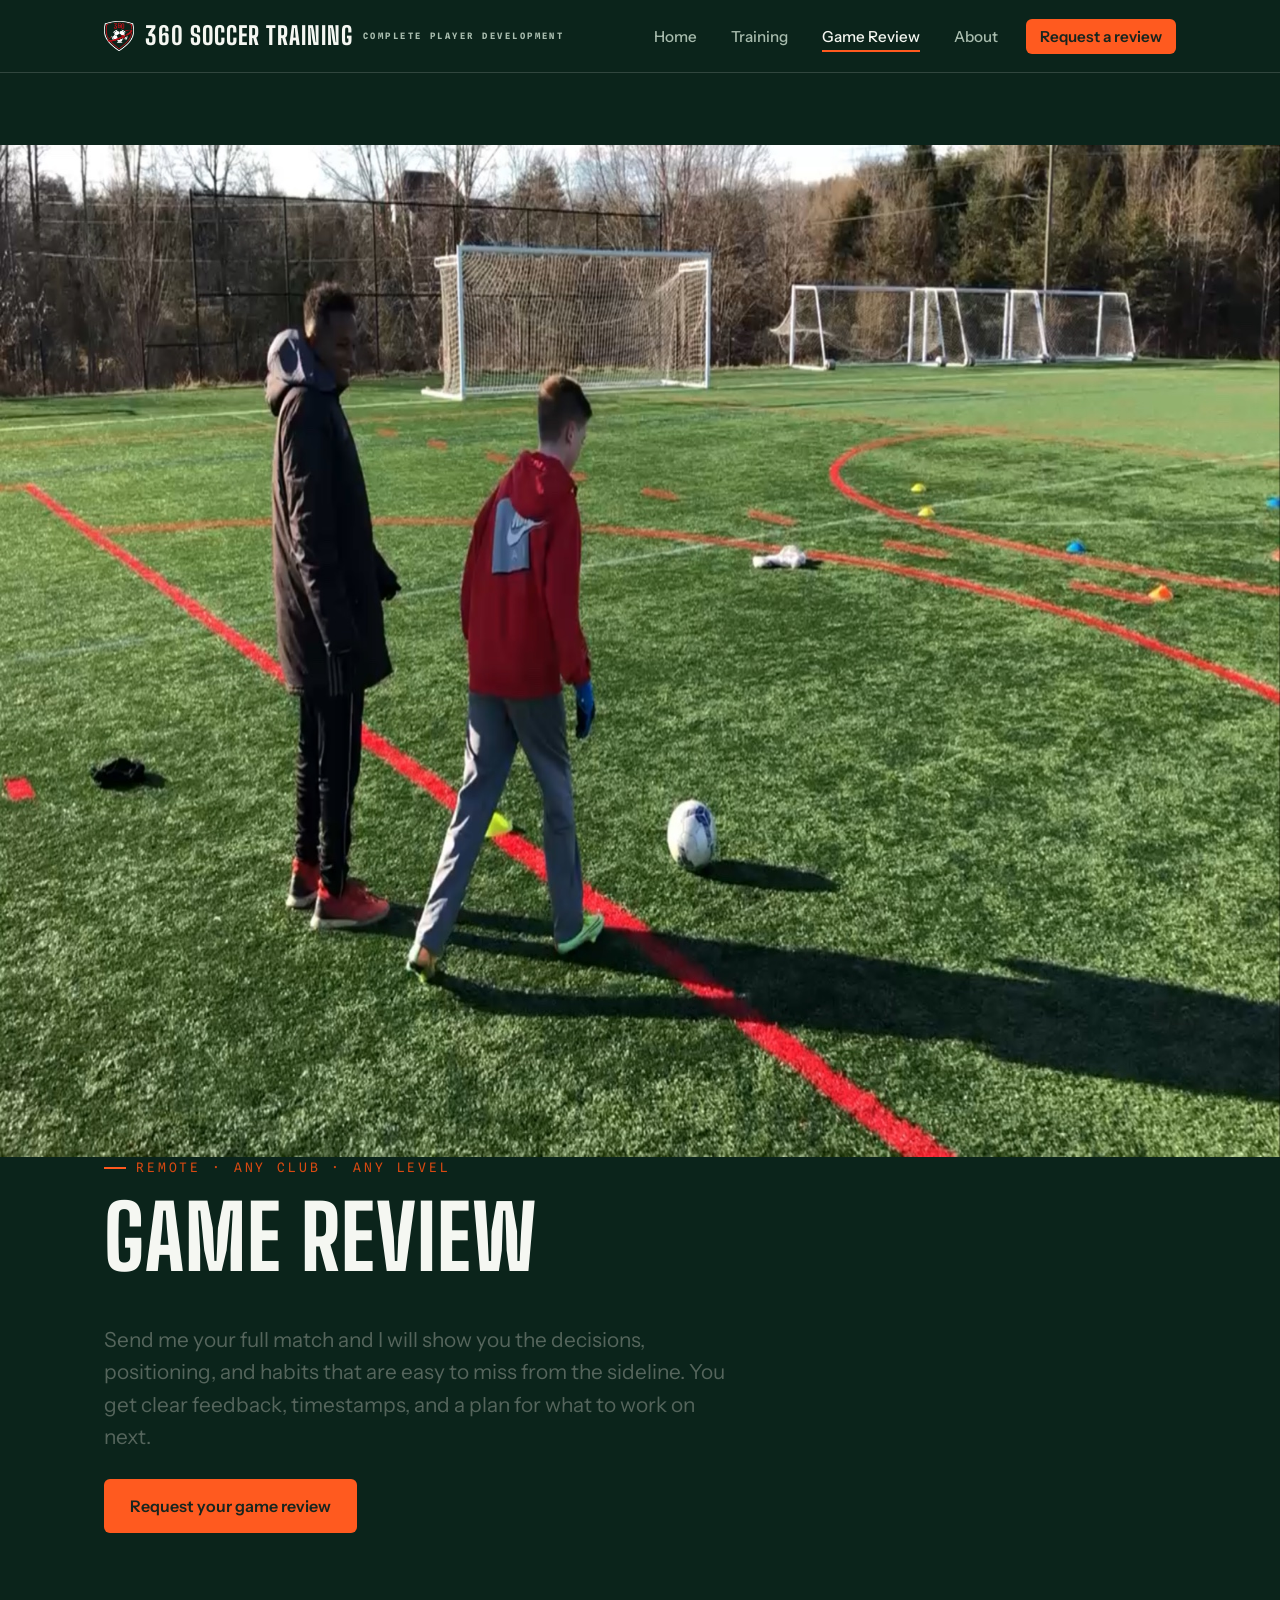
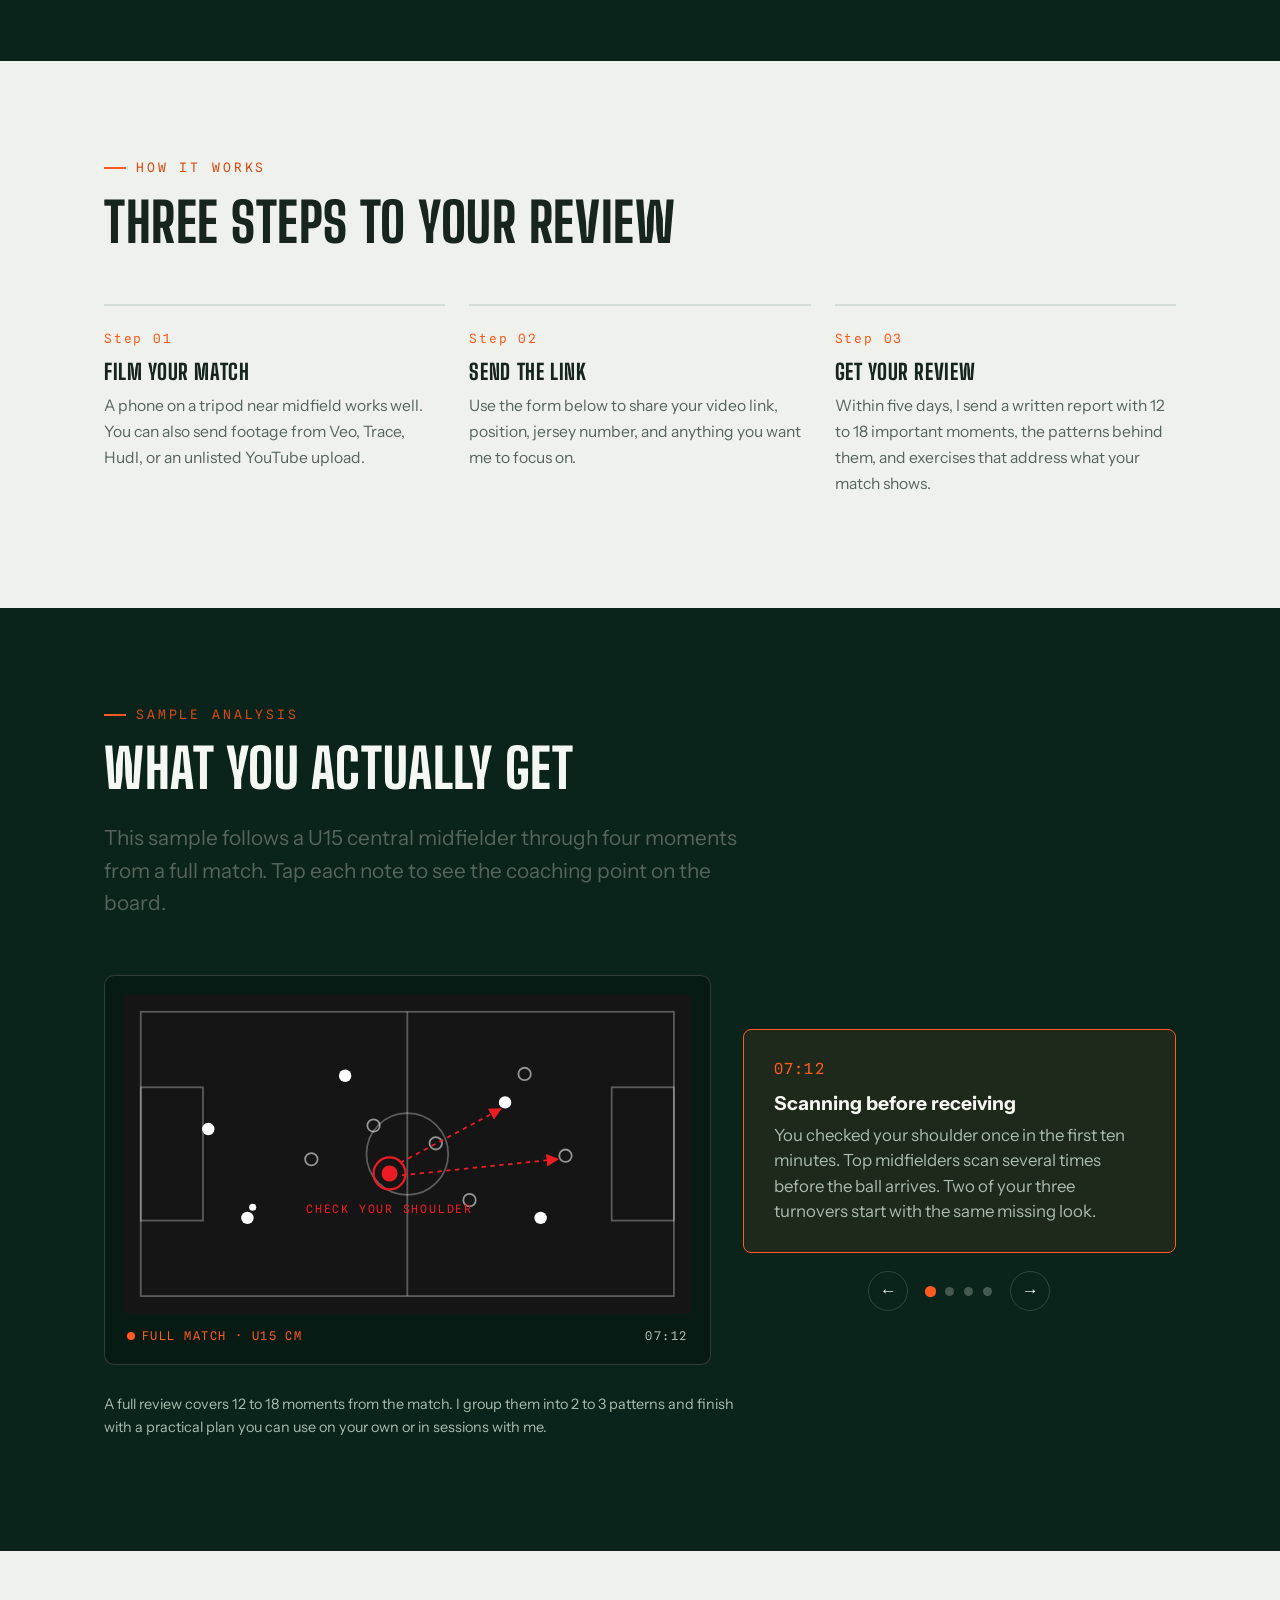
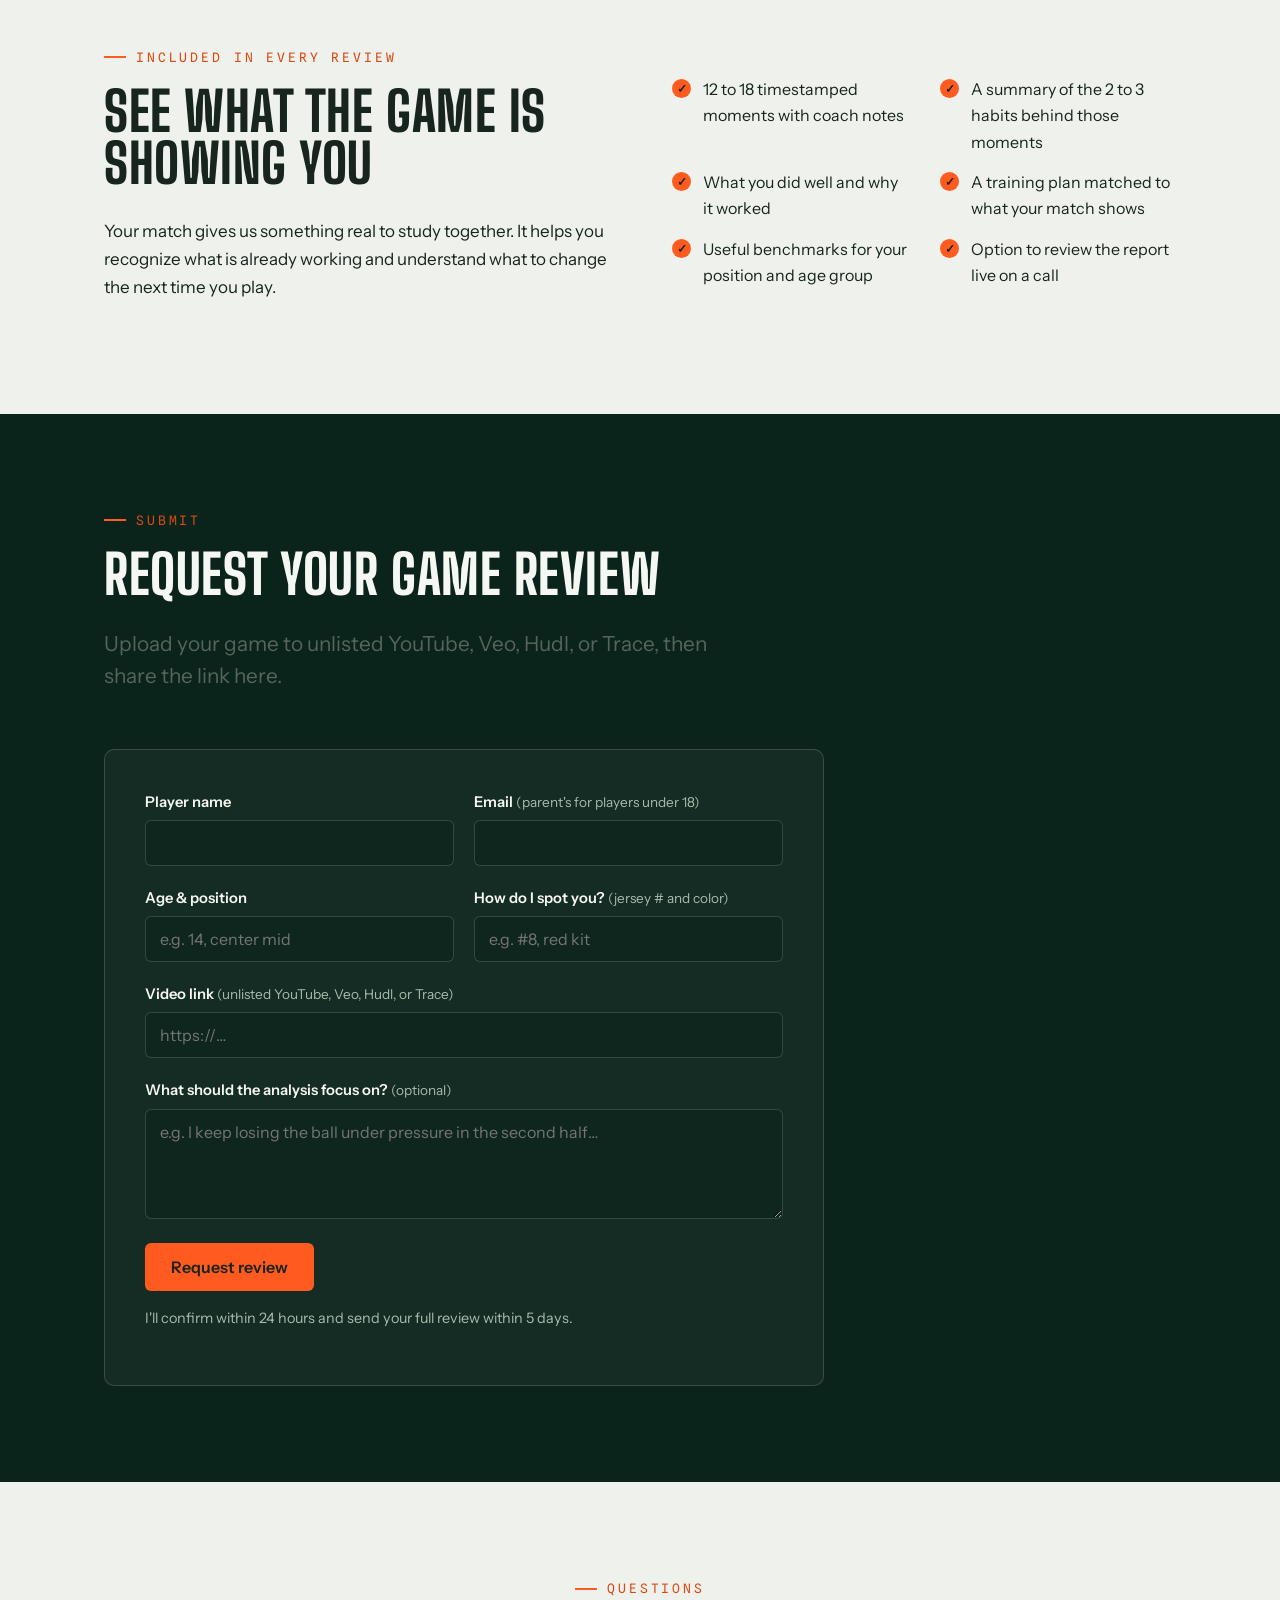
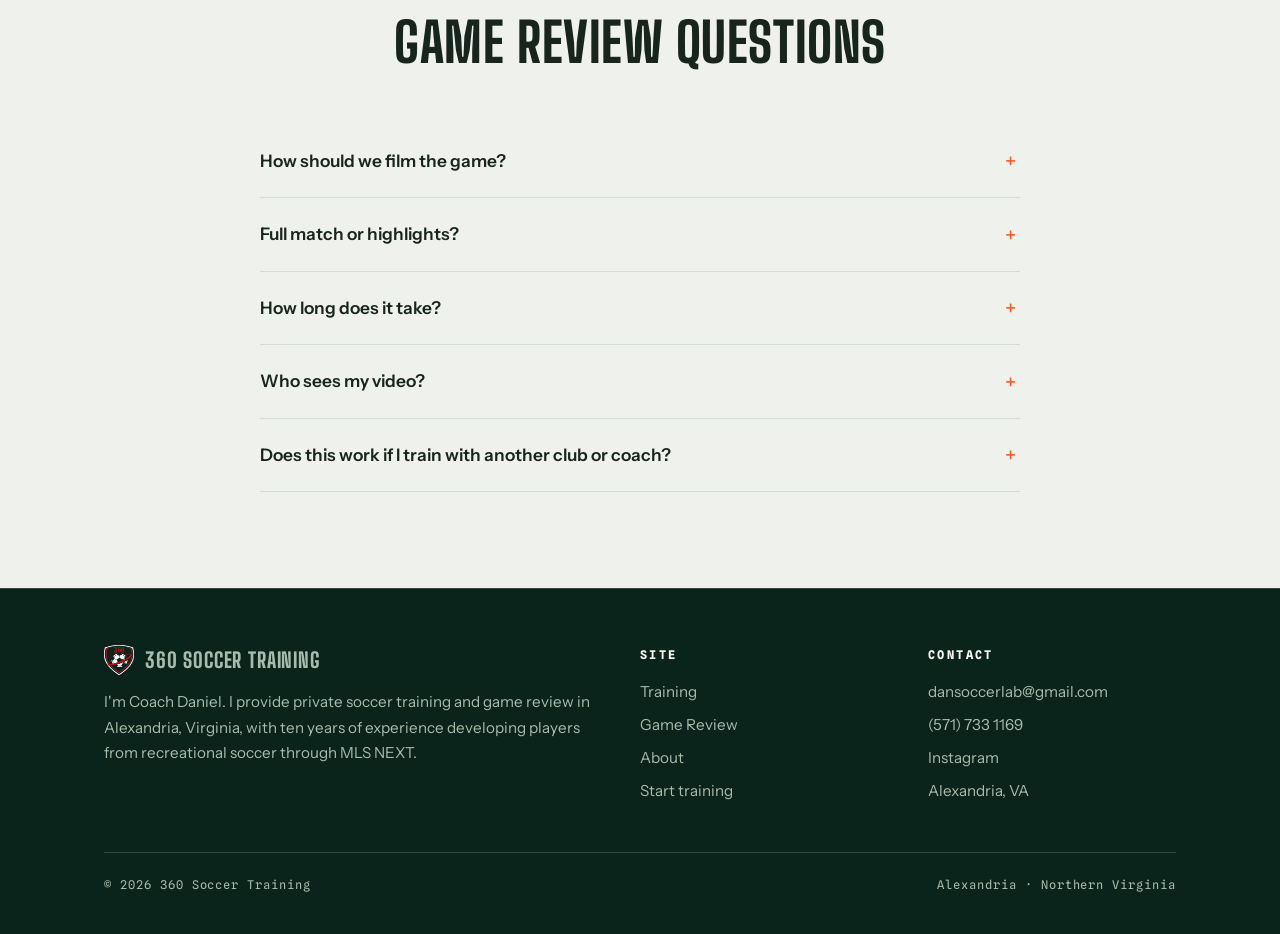
<file: game-review.html>
<!DOCTYPE html>
<html lang="en">
<head>
  <meta charset="UTF-8">
  <meta name="viewport" content="width=device-width, initial-scale=1.0">
  <title>Game Review | Match Analysis from 360 Soccer Training</title>
  <meta name="description" content="Send Coach Daniel a full match and receive a clear review of your decisions, positioning, habits, and next steps.">
  <meta property="og:title" content="Game Review | 360 Soccer Training">
  <meta property="og:description" content="Send your match and receive clear personal feedback with a practical plan for what to work on next.">
  <meta property="og:type" content="website">
  <meta property="og:site_name" content="360 Soccer Training">
  <meta property="og:url" content="https://360-soccer-training.vercel.app/game-review.html">
  <meta property="og:image" content="https://360-soccer-training.vercel.app/images/og-card.png?v=2">
  <meta name="twitter:card" content="summary_large_image">
  <meta name="twitter:image" content="https://360-soccer-training.vercel.app/images/og-card.png?v=2">
  <link rel="apple-touch-icon" href="/apple-touch-icon.png?v=2">
  <link rel="icon" type="image/png" href="/images/logo-360-icon.png">
  <link rel="preconnect" href="https://fonts.googleapis.com">
  <link rel="preconnect" href="https://fonts.gstatic.com" crossorigin>
  <link href="https://fonts.googleapis.com/css2?family=Big+Shoulders+Display:wght@600;700;800&amp;family=Instrument+Sans:ital,wght@0,400;0,500;0,600;1,400&amp;family=Spline+Sans+Mono:wght@400;500&amp;display=swap" rel="stylesheet">
  <link rel="stylesheet" href="styles.css">
  <script type="application/ld+json">
  {"@context": "https://schema.org", "@type": "FAQPage", "mainEntity": [{"@type": "Question", "name": "How should we film the game?", "acceptedAnswer": {"@type": "Answer", "text": "A wide, steady view is best. Place a phone on a tripod near midfield and film from a few rows up if possible. Follow the ball loosely so I can also see the players around it. Footage from Veo or Trace works well too."}}, {"@type": "Question", "name": "Full match or highlights?", "acceptedAnswer": {"@type": "Answer", "text": "Please send the full match. Highlights show what went well, but the rest of the game shows positioning away from the ball, reactions after mistakes, and runs that did not receive a pass. Those moments are often where the most useful lessons are found."}}, {"@type": "Question", "name": "How long does it take?", "acceptedAnswer": {"@type": "Answer", "text": "Your written review arrives within five days. During busy periods such as tryouts or playoffs, I will share the current timing before you commit."}}, {"@type": "Question", "name": "Who sees my video?", "acceptedAnswer": {"@type": "Answer", "text": "Only I see your video. I do not share or post private links. You can also send an unlisted link that works only for people who have it."}}, {"@type": "Question", "name": "Does this work if I train with another club or coach?", "acceptedAnswer": {"@type": "Answer", "text": "Yes. Game Review works remotely and is independent of any club. Your team coach handles the group, while this review gives you personal feedback on your own game."}}]}
  </script>
</head>
<body>
  <a class="skip-link" href="#main">Skip to content</a>

  <header class="site-header">
    <div class="container nav-bar">
      <a class="wordmark" href="index.html" aria-label="360 Soccer Training home">
        <img class="wordmark-logo" src="/images/logo-360.png" alt="" width="30" height="30">
        <span class="brand-number">360&nbsp;</span><span class="brand-name">Soccer Training</span>
        <small>Complete Player Development</small>
      </a>
      <button class="nav-toggle" aria-expanded="false" aria-controls="nav-links" aria-label="Toggle menu">
        <svg class="icon-open" width="26" height="26" viewBox="0 0 24 24" fill="none" stroke="currentColor" stroke-width="2" aria-hidden="true"><path d="M3 6h18M3 12h18M3 18h18"/></svg>
        <svg class="icon-close" width="26" height="26" viewBox="0 0 24 24" fill="none" stroke="currentColor" stroke-width="2" aria-hidden="true"><path d="M5 5l14 14M19 5L5 19"/></svg>
      </button>
      <ul class="nav-links" id="nav-links">
        <li><a href="index.html">Home</a></li>
        <li><a href="training.html">Training</a></li>
        <li><a href="game-review.html" aria-current="page">Game Review</a></li>
        <li><a href="about.html">About</a></li>
        <li><a class="nav-cta" href="#submit">Request a review</a></li>
      </ul>
    </div>
  </header>

  <main id="main">

    <!-- ================= PAGE HEAD ================= -->
    <section class="section-tight on-night game-review-hero">
      <div class="game-review-hero-media" aria-hidden="true">
        <img src="images/game-review-field.jpg" alt="" width="1800" height="1012" decoding="async" fetchpriority="high">
      </div>
      <div class="container game-review-hero-content">
        <div class="section-head game-review-hero-copy">
          <p class="eyebrow">Remote · Any club · Any level</p>
          <h1>Game Review</h1>
          <p class="lede">Send me your full match and I will show you the decisions, positioning, and habits that are easy to miss from the sideline. You get clear feedback, timestamps, and a plan for what to work on next.</p>
          <p style="margin-top:26px;"><a class="btn btn-cone" href="#submit">Request your game review</a></p>
        </div>
      </div>
    </section>

    <!-- ================= HOW IT WORKS ================= -->
    <section class="section">
      <div class="container">
        <div class="section-head">
          <p class="eyebrow">How it works</p>
          <h2>Three steps to your review</h2>
        </div>
        <div class="step-grid on-light">
          <div class="step reveal">
            <span class="step-clock">Step 01</span>
            <h3>Film your match</h3>
            <p>A phone on a tripod near midfield works well. You can also send footage from Veo, Trace, Hudl, or an unlisted YouTube upload.</p>
          </div>
          <div class="step reveal">
            <span class="step-clock">Step 02</span>
            <h3>Send the link</h3>
            <p>Use the form below to share your video link, position, jersey number, and anything you want me to focus on.</p>
          </div>
          <div class="step reveal">
            <span class="step-clock">Step 03</span>
            <h3>Get your review</h3>
            <p>Within five days, I send a written report with 12 to 18 important moments, the patterns behind them, and exercises that address what your match shows.</p>
          </div>
        </div>
      </div>
    </section>

    <!-- ================= SAMPLE ANALYSIS ================= -->
    <section class="section on-night" id="sample">
      <div class="container">
        <div class="section-head">
          <p class="eyebrow">Sample analysis</p>
          <h2>What you actually get</h2>
          <p class="lede">This sample follows a U15 central midfielder through four moments from a full match. Tap each note to see the coaching point on the board.</p>
        </div>

        <div class="film-frame-wrap">
          <div class="film-frame reveal">
            <svg viewBox="0 0 640 360" role="img" aria-label="Tactical board showing an analyzed match moment">
              <defs>
                <marker id="arrow" viewBox="0 0 10 10" refX="8" refY="5" markerWidth="7" markerHeight="7" orient="auto-start-reverse">
                  <path d="M0 0 L10 5 L0 10 z" fill="#ed1c24"/>
                </marker>
                <marker id="arrow-chalk" viewBox="0 0 10 10" refX="8" refY="5" markerWidth="6" markerHeight="6" orient="auto-start-reverse">
                  <path d="M0 0 L10 5 L0 10 z" fill="#ffffff"/>
                </marker>
              </defs>

              <!-- pitch -->
              <rect x="0" y="0" width="640" height="360" fill="#151515"/>
              <rect x="20" y="20" width="600" height="320" fill="none" stroke="#ffffff" stroke-opacity="0.3" stroke-width="2"/>
              <line x1="320" y1="20" x2="320" y2="340" stroke="#ffffff" stroke-opacity="0.3" stroke-width="2"/>
              <circle cx="320" cy="180" r="46" fill="none" stroke="#ffffff" stroke-opacity="0.3" stroke-width="2"/>
              <rect x="20" y="105" width="70" height="150" fill="none" stroke="#ffffff" stroke-opacity="0.3" stroke-width="2"/>
              <rect x="550" y="105" width="70" height="150" fill="none" stroke="#ffffff" stroke-opacity="0.3" stroke-width="2"/>

              <!-- opponents -->
              <g fill="none" stroke="#ffffff" stroke-opacity="0.55" stroke-width="2">
                <circle cx="352" cy="168" r="7"/>
                <circle cx="390" cy="232" r="7"/>
                <circle cx="282" cy="148" r="7"/>
                <circle cx="212" cy="186" r="7"/>
                <circle cx="498" cy="182" r="7"/>
                <circle cx="452" cy="90" r="7"/>
              </g>

              <!-- our team -->
              <g fill="#ffffff">
                <circle cx="140" cy="252" r="7"/>
                <circle cx="250" cy="92" r="7"/>
                <circle cx="430" cy="122" r="7"/>
                <circle cx="470" cy="252" r="7"/>
                <circle cx="96" cy="152" r="7"/>
              </g>
              <!-- subject player -->
              <circle cx="300" cy="202" r="9" fill="#ed1c24"/>
              <!-- ball -->
              <circle cx="146" cy="240" r="4" fill="#ffffff"/>

              <!-- ANNO 1 · scanning -->
              <g class="anno" data-anno="1">
                <circle cx="300" cy="202" r="18" fill="none" stroke="#ed1c24" stroke-width="2.5"/>
                <path d="M312 190 L424 130" stroke="#ed1c24" stroke-width="2" stroke-dasharray="5 5" marker-end="url(#arrow)"/>
                <path d="M314 204 L488 186" stroke="#ed1c24" stroke-width="2" stroke-dasharray="5 5" marker-end="url(#arrow)"/>
                <text x="300" y="246" fill="#ed1c24" font-family="'Spline Sans Mono', monospace" font-size="13" letter-spacing="2" text-anchor="middle">CHECK YOUR SHOULDER</text>
              </g>

              <!-- ANNO 2 · half-turn -->
              <g class="anno" data-anno="2">
                <path d="M282 214 A 22 22 0 1 1 318 216" fill="none" stroke="#ed1c24" stroke-width="2.5" marker-end="url(#arrow)"/>
                <path d="M300 202 L420 150 L432 220 Z" fill="#ed1c24" opacity="0.16"/>
                <text x="384" y="250" fill="#ed1c24" font-family="'Spline Sans Mono', monospace" font-size="13" letter-spacing="2" text-anchor="middle">RECEIVE ON THE HALF TURN</text>
              </g>

              <!-- ANNO 3 · defensive transition -->
              <g class="anno" data-anno="3">
                <rect x="240" y="120" width="220" height="150" fill="#ed1c24" opacity="0.12" stroke="#ed1c24" stroke-dasharray="6 6"/>
                <path d="M430 130 L316 190" stroke="#ed1c24" stroke-width="2.5" marker-end="url(#arrow)"/>
                <path d="M470 244 L400 216" stroke="#ffffff" stroke-width="2" stroke-dasharray="5 5" marker-end="url(#arrow-chalk)"/>
                <text x="350" y="300" fill="#ed1c24" font-family="'Spline Sans Mono', monospace" font-size="13" letter-spacing="2" text-anchor="middle">FIRST 5 SECONDS AFTER LOSS</text>
              </g>

              <!-- ANNO 4 · third man run -->
              <g class="anno" data-anno="4">
                <path d="M148 246 L288 210" stroke="#ffffff" stroke-width="2" marker-end="url(#arrow-chalk)"/>
                <path d="M308 194 L420 130" stroke="#ffffff" stroke-width="2" stroke-dasharray="5 5" marker-end="url(#arrow-chalk)"/>
                <path d="M254 100 L340 60" stroke="#ed1c24" stroke-width="2.5" marker-end="url(#arrow)"/>
                <text x="250" y="52" fill="#ed1c24" font-family="'Spline Sans Mono', monospace" font-size="13" letter-spacing="2" text-anchor="middle">THE THIRD MAN RUN</text>
              </g>
            </svg>
            <div class="frame-meta">
              <span class="rec">Full match · U15 CM</span>
              <span class="frame-clock">07:12</span>
            </div>
          </div>

          <div class="film-note-panel reveal">
          <div class="film-notes" role="group" aria-label="Timestamped analysis notes">
            <button class="film-note" type="button" data-anno="1" aria-pressed="true">
              <span class="stamp">07:12</span>
              <strong>Scanning before receiving</strong>
              <span class="note-body">You checked your shoulder once in the first ten minutes. Top midfielders scan several times before the ball arrives. Two of your three turnovers start with the same missing look.</span>
            </button>
            <button class="film-note" type="button" data-anno="2" aria-pressed="false">
              <span class="stamp">23:40</span>
              <strong>Body shape on the half turn</strong>
              <span class="note-body">This is a strong moment. You received with an open body and played forward in two touches. That is the picture we want when the ball comes from the back line.</span>
            </button>
            <button class="film-note" type="button" data-anno="3" aria-pressed="false">
              <span class="stamp">41:05</span>
              <strong>Defensive transition</strong>
              <span class="note-body">After the giveaway, you stopped while their number 8 ran past you. In the first five seconds after losing the ball, either press right away or recover into position.</span>
            </button>
            <button class="film-note" type="button" data-anno="4" aria-pressed="false">
              <span class="stamp">58:30</span>
              <strong>Third man run recognition</strong>
              <span class="note-body">The pass into the striker was available, but the better option was your winger's run beyond the defender. This week, look for the third player whenever the ball travels behind you.</span>
            </button>
          </div>

          <div class="film-carousel-controls">
            <button class="car-btn prev" type="button" aria-label="Previous note">←</button>
            <div class="film-dots" role="group" aria-label="Analysis notes"></div>
            <button class="car-btn next" type="button" aria-label="Next note">→</button>
          </div>
          </div>
        </div>

        <p class="form-note" style="max-width:640px; margin-top:28px;">A full review covers 12 to 18 moments from the match. I group them into 2 to 3 patterns and finish with a practical plan you can use on your own or in sessions with me.</p>
      </div>
    </section>

    <!-- ================= WHAT'S INCLUDED ================= -->
    <section class="section">
      <div class="container split">
        <div class="reveal">
          <p class="eyebrow">Included in every review</p>
          <h2>See what the game is showing you</h2>
          <p>Your match gives us something real to study together. It helps you recognize what is already working and understand what to change the next time you play.</p>
        </div>
        <ul class="included reveal">
          <li>12 to 18 timestamped moments with coach notes</li>
          <li>A summary of the 2 to 3 habits behind those moments</li>
          <li>What you did well and why it worked</li>
          <li>A training plan matched to what your match shows</li>
          <li>Useful benchmarks for your position and age group</li>
          <li>Option to review the report live on a call</li>
        </ul>
      </div>
    </section>

    <!-- ================= SUBMIT ================= -->
    <section class="section on-night" id="submit">
      <div class="container">
        <div class="section-head">
          <p class="eyebrow">Submit</p>
          <h2>Request your game review</h2>
          <p class="lede">Upload your game to unlisted YouTube, Veo, Hudl, or Trace, then share the link here.</p>
        </div>

        <form class="form-shell" action="https://formspree.io/f/mjgnkwee" method="POST" data-dsl-form novalidate="">
          <div class="form-grid">
            <div>
              <label for="f-name">Player name</label>
              <input id="f-name" name="player_name" type="text" autocomplete="name" required>
            </div>
            <div>
              <label for="f-email">Email <span class="hint">(parent's for players under 18)</span></label>
              <input id="f-email" name="email" type="email" autocomplete="email" required>
            </div>
            <div>
              <label for="f-age">Age &amp; position</label>
              <input id="f-age" name="age_position" type="text" placeholder="e.g. 14, center mid" required>
            </div>
            <div>
              <label for="f-spot">How do I spot you? <span class="hint">(jersey # and color)</span></label>
              <input id="f-spot" name="jersey" type="text" placeholder="e.g. #8, red kit" required>
            </div>
            <div class="full">
              <label for="f-link">Video link <span class="hint">(unlisted YouTube, Veo, Hudl, or Trace)</span></label>
              <input id="f-link" name="video_link" type="url" placeholder="https://…" required>
            </div>
            <div class="full">
              <label for="f-focus">What should the analysis focus on? <span class="hint">(optional)</span></label>
              <textarea id="f-focus" name="focus" placeholder="e.g. I keep losing the ball under pressure in the second half…"></textarea>
            </div>
          </div>
          <input type="text" name="_gotcha" class="hp-field" tabindex="-1" autocomplete="off" aria-hidden="true">
          <input type="hidden" name="_subject" value="New game review request | 360 Soccer Training website">
          <div class="form-status" role="status" aria-live="polite"></div>
          <p class="form-note"><button class="btn btn-cone" type="submit" data-label="Request review">Request review</button></p>
          <p class="form-note">I'll confirm within 24 hours and send your full review within 5 days.</p>
        </form>
      </div>
    </section>

    <!-- ================= FAQ ================= -->
    <section class="section">
      <div class="container">
        <div class="section-head center">
          <p class="eyebrow">Questions</p>
          <h2>Game Review questions</h2>
        </div>
        <div class="faq">
          <details>
            <summary>How should we film the game?</summary>
            <p>A wide, steady view is best. Place a phone on a tripod near midfield and film from a few rows up if possible. Follow the ball loosely so I can also see the players around it. Footage from Veo or Trace works well too.</p>
          </details>
          <details>
            <summary>Full match or highlights?</summary>
            <p>Please send the full match. Highlights show what went well, but the rest of the game shows positioning away from the ball, reactions after mistakes, and runs that did not receive a pass. Those moments are often where the most useful lessons are found.</p>
          </details>
          <details>
            <summary>How long does it take?</summary>
            <p>Your written review arrives within five days. During busy periods such as tryouts or playoffs, I will share the current timing before you commit.</p>
          </details>
          <details>
            <summary>Who sees my video?</summary>
            <p>Only I see your video. I do not share or post private links. You can also send an unlisted link that works only for people who have it.</p>
          </details>
          <details>
            <summary>Does this work if I train with another club or coach?</summary>
            <p>Yes. Game Review works remotely and is independent of any club. Your team coach handles the group, while this review gives you personal feedback on your own game.</p>
          </details>
        </div>
      </div>
    </section>

  </main>

  <footer class="site-footer">
    <div class="container">
      <div class="footer-grid">
        <div>
          <a class="wordmark" href="index.html" aria-label="360 Soccer Training home">
            <img class="wordmark-logo" src="/images/logo-360.png" alt="" width="30" height="30">
            <span class="brand-number">360&nbsp;</span><span class="brand-name">Soccer Training</span>
          </a>
          <p style="margin-top:14px; max-width: 32em;">I'm Coach Daniel. I provide private soccer training and game review in Alexandria, Virginia, with ten years of experience developing players from recreational soccer through MLS NEXT.</p>
        </div>
        <div>
          <h4>Site</h4>
          <ul>
            <li><a href="training.html">Training</a></li>
            <li><a href="game-review.html">Game Review</a></li>
            <li><a href="about.html">About</a></li>
            <li><a href="index.html#contact">Start training</a></li>
          </ul>
        </div>
        <div>
          <h4>Contact</h4>
          <ul>
            <!-- SWAP: replace Instagram placeholder with Daniel's real Instagram URL -->
            <li><a href="mailto:dansoccerlab@gmail.com">dansoccerlab@gmail.com</a></li>
            <li><a href="tel:+15717331169">(571) 733 1169</a></li>
            <li><a href="https://instagram.com" rel="noopener">Instagram</a></li>
            <li>Alexandria, VA</li>
          </ul>
        </div>
      </div>
      <div class="footer-bottom">
        <span>© <span id="year">2026</span> 360 Soccer Training</span>
        <span>Alexandria · Northern Virginia</span>
      </div>
    </div>
  </footer>

  <script src="main.js"></script>
</body>
</html>
</file>
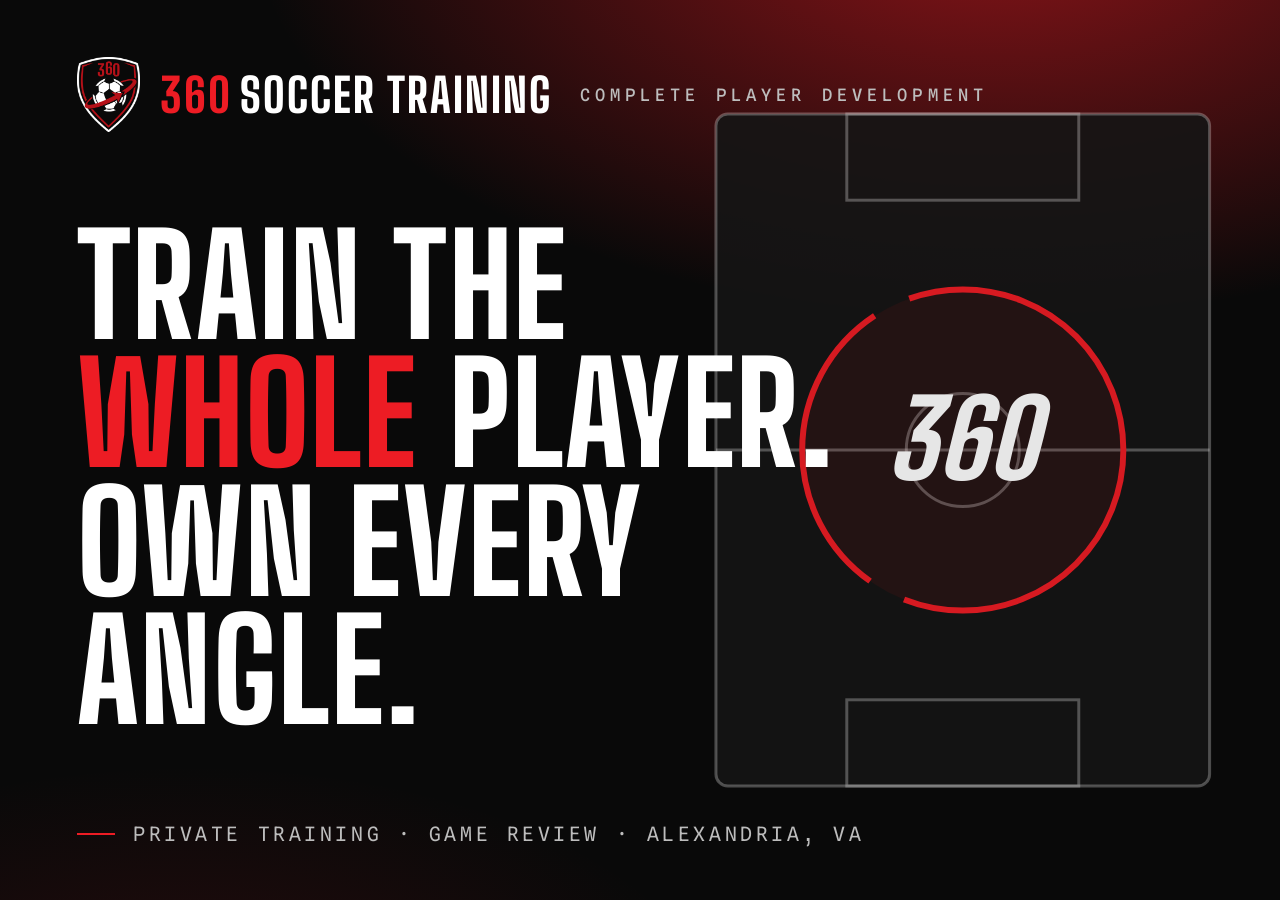
<file: og.html>
<!DOCTYPE html>
<html lang="en">
<head>
<meta charset="UTF-8">
<meta name="viewport" content="width=device-width, initial-scale=1.0">
<meta name="robots" content="noindex">
<title>OG card | 360 Soccer Training</title>
<link rel="preconnect" href="https://fonts.googleapis.com">
<link rel="preconnect" href="https://fonts.gstatic.com" crossorigin>
<link href="https://fonts.googleapis.com/css2?family=Big+Shoulders+Display:wght@700;800&amp;family=Spline+Sans+Mono:wght@500&amp;display=swap" rel="stylesheet">
<style>
  * { margin: 0; box-sizing: border-box; }
  html, body { height: 100%; overflow: hidden; }
  body {
    background:
      radial-gradient(90vw 70vh at 78% -10%, rgba(227,27,35,.6), transparent 65%),
      radial-gradient(70vw 50vh at 15% 115%, rgba(227,27,35,.14), transparent 60%),
      #090909;
    color: #ffffff;
    font-family: "Big Shoulders Display", sans-serif;
    position: relative;
  }
  .card {
    position: absolute; inset: 0;
    padding: 6vh 6vw;
    display: flex; flex-direction: column; justify-content: space-between;
  }
  .wordmark {
    font-size: 5.2vh; font-weight: 800; letter-spacing: .04em; text-transform: uppercase;
    display: flex; align-items: center;
  }
  .wordmark .emblem { width: 7vh; height: 9vh; margin-right: 1.6vw; flex: none; object-fit: contain; }
  .wordmark .number { color: #ed1c24; margin-right: .18em; }
  .wordmark .name { color: #ffffff; }
  .wordmark small {
    font-family: "Spline Sans Mono", monospace; font-size: 1.9vh; letter-spacing: .3em;
    color: #bdbdbd; margin-left: 2.2vw; font-weight: 500;
  }
  h1 {
    font-size: 15.5vh; line-height: .92; font-weight: 800; text-transform: uppercase;
    letter-spacing: .01em; max-width: 62vw;
  }
  h1 .accent { color: #ed1c24; }
  .foot {
    font-family: "Spline Sans Mono", monospace; font-size: 2.2vh; letter-spacing: .18em;
    text-transform: uppercase; color: #bdbdbd; display: flex; align-items: center; gap: 1.4vw;
  }
  .foot::before { content: ""; width: 3vw; height: 2px; background: #ed1c24; }
  /* pitch motif right side */
  svg.pitch {
    position: absolute; right: 5vw; top: 50%; transform: translateY(-50%);
    height: 76vh; opacity: .9;
  }
</style>
</head>
<body>
  <svg class="pitch" viewBox="0 0 340 460" xmlns="http://www.w3.org/2000/svg">
    <rect x="4" y="4" width="332" height="452" rx="8" fill="#151515" stroke="#ffffff" stroke-opacity="0.3" stroke-width="2"/>
    <line x1="4" y1="230" x2="336" y2="230" stroke="#ffffff" stroke-opacity="0.3" stroke-width="2"/>
    <circle cx="170" cy="230" r="38" fill="none" stroke="#ffffff" stroke-opacity="0.3" stroke-width="2"/>
    <rect x="92" y="4" width="156" height="58" fill="none" stroke="#ffffff" stroke-opacity="0.3" stroke-width="2"/>
    <rect x="92" y="398" width="156" height="58" fill="none" stroke="#ffffff" stroke-opacity="0.3" stroke-width="2"/>
    <circle cx="170" cy="230" r="108" fill="#ed1c24" opacity="0.08"/>
    <circle cx="170" cy="230" r="108" fill="none" stroke="#ed1c24" stroke-width="4" stroke-dasharray="210 26"/>
    <text x="170" y="250" fill="#ffffff" font-family="'Big Shoulders Display',sans-serif" font-size="72" font-style="italic" font-weight="800" text-anchor="middle">360</text>
  </svg>
  <div class="card">
    <div class="wordmark"><img class="emblem" src="/images/logo-360.png" alt=""><span class="number">360</span><span class="name">Soccer Training</span><small>Complete Player Development</small></div>
    <h1>Train the <span class="accent">whole</span> player. Own every angle.</h1>
    <div class="foot">Private training · Game review · Alexandria, VA</div>
  </div>
</body>
</html>
</file>
<file: styles.css>
/* ============================================================
   CEREBRAL SOCCER — Player Development
   Palette:  turf #14382A · night #0B241B · pine #1D4A37
             chalk #F5F7F2 · paper #EFF2EC · ink #17251E
             cone #FF5A1F
   Type:     Big Shoulders Display (display) · Instrument Sans (body)
             Spline Sans Mono (utility / match clock)
   ============================================================ */

:root {
  --turf: #14382a;
  --night: #0b241b;
  --pine: #1d4a37;
  --pine-soft: #2a5c46;
  --chalk: #f5f7f2;
  --paper: #eff2ec;
  --ink: #17251e;
  --muted: #55655c;
  --muted-dark: #a8bcae;
  --cone: #ff5a1f;
  --cone-deep: #d94a12;
  --line: #d5ded5;
  --line-dark: rgba(245, 247, 242, 0.16);
  --radius: 10px;
  --container: 1120px;
  --font-display: "Big Shoulders Display", "Arial Narrow", sans-serif;
  --font-body: "Instrument Sans", "Helvetica Neue", Arial, sans-serif;
  --font-mono: "Spline Sans Mono", "SFMono-Regular", Consolas, monospace;
}

* { box-sizing: border-box; }

html { scroll-behavior: smooth; }
section[id], [id="contact"] { scroll-margin-top: 84px; }
a, button { -webkit-tap-highlight-color: transparent; }
@media (prefers-reduced-motion: reduce) {
  html { scroll-behavior: auto; }
}

body {
  margin: 0;
  font-family: var(--font-body);
  font-size: 1.0625rem;
  line-height: 1.65;
  color: var(--ink);
  background: var(--paper);
  -webkit-font-smoothing: antialiased;
}

img { max-width: 100%; display: block; }

a { color: inherit; }

:focus-visible {
  outline: 3px solid var(--cone);
  outline-offset: 2px;
  border-radius: 2px;
}

.container {
  max-width: var(--container);
  margin: 0 auto;
  padding: 0 24px;
}

.skip-link {
  position: absolute;
  left: -9999px;
  top: 0;
  background: var(--cone);
  color: var(--ink);
  padding: 10px 18px;
  font-weight: 600;
  z-index: 200;
}
.skip-link:focus { left: 12px; top: 12px; }

/* ------------------------------------------------ typography */

h1, h2, h3 {
  font-family: var(--font-display);
  text-transform: uppercase;
  line-height: 0.95;
  letter-spacing: 0.01em;
  margin: 0 0 0.5em;
  font-weight: 800;
}

h1 { font-size: clamp(3rem, 8vw, 5.5rem); }
h2 { font-size: clamp(2.2rem, 5vw, 3.4rem); }
h3 { font-size: clamp(1.35rem, 3vw, 1.7rem); letter-spacing: 0.03em; }

p { margin: 0 0 1em; }

.eyebrow {
  font-family: var(--font-mono);
  font-size: 0.8125rem;
  letter-spacing: 0.22em;
  text-transform: uppercase;
  color: var(--cone-deep);
  display: flex;
  align-items: center;
  gap: 10px;
  margin: 0 0 18px;
}
.eyebrow::before {
  content: "";
  width: 22px;
  height: 2px;
  background: var(--cone);
  flex: none;
}
.on-dark .eyebrow { color: var(--cone); }

.lede {
  font-size: clamp(1.125rem, 2vw, 1.3rem);
  line-height: 1.55;
  color: var(--muted);
  max-width: 34em;
}
.on-dark .lede { color: var(--muted-dark); }

.mono {
  font-family: var(--font-mono);
  font-size: 0.85em;
  letter-spacing: 0.04em;
}

/* ------------------------------------------------ buttons */

.btn {
  display: inline-flex;
  align-items: center;
  gap: 10px;
  font-family: var(--font-body);
  font-weight: 600;
  font-size: 1rem;
  text-decoration: none;
  border: 0;
  cursor: pointer;
  padding: 14px 26px;
  border-radius: 6px;
  transition: transform 0.15s ease, background-color 0.15s ease, color 0.15s ease;
}
.btn:active { transform: translateY(1px); }

.btn-cone {
  background: var(--cone);
  color: var(--ink);
}
.btn-cone:hover { background: var(--cone-deep); color: var(--chalk); }

.btn-ghost {
  background: transparent;
  color: var(--ink);
  box-shadow: inset 0 0 0 2px var(--ink);
}
.btn-ghost:hover { background: var(--ink); color: var(--chalk); }

.on-dark .btn-ghost,
.on-night .btn-ghost {
  color: var(--chalk);
  box-shadow: inset 0 0 0 2px var(--line-dark);
}
.on-dark .btn-ghost:hover,
.on-night .btn-ghost:hover { background: var(--chalk); color: var(--ink); box-shadow: inset 0 0 0 2px var(--chalk); }

/* ------------------------------------------------ header / nav */

.site-header {
  position: sticky;
  top: 0;
  z-index: 100;
  background: var(--night);
  border-bottom: 1px solid var(--line-dark);
}

.nav-bar {
  display: flex;
  align-items: center;
  justify-content: space-between;
  gap: 24px;
  min-height: 72px;
}

.wordmark {
  font-family: var(--font-display);
  font-weight: 800;
  font-size: 1.55rem;
  letter-spacing: 0.04em;
  text-transform: uppercase;
  color: var(--chalk);
  text-decoration: none;
  display: flex;
  align-items: center;
  line-height: 1;
}
.wordmark-logo {
  width: 30px;
  height: 30px;
  margin-right: 11px;
  flex: none;
  display: block;
}
.wordmark .half { color: var(--chalk); }
.wordmark .slash { color: var(--cone); margin: 0 2px; font-weight: 700; }
.wordmark .space { color: var(--muted-dark); }
.wordmark .lab { color: var(--cone); }
.wordmark small {
  font-family: var(--font-mono);
  font-size: 0.55rem;
  letter-spacing: 0.28em;
  color: var(--muted-dark);
  margin-left: 10px;
  display: none;
}
@media (min-width: 700px) {
  .wordmark small { display: inline; }
}
@media (max-width: 480px) {
  .wordmark { font-size: 1.25rem; }
  .wordmark-logo { width: 24px; height: 24px; margin-right: 8px; }
  .nav-bar { gap: 12px; }
}

.nav-links {
  display: flex;
  align-items: center;
  gap: 6px;
  list-style: none;
  margin: 0;
  padding: 0;
}
.nav-links a {
  text-decoration: none;
  color: var(--muted-dark);
  font-size: 0.95rem;
  font-weight: 500;
  padding: 8px 14px;
  border-radius: 6px;
  transition: color 0.15s ease;
}
.nav-links a:hover { color: var(--chalk); }
.nav-links a[aria-current="page"] {
  color: var(--chalk);
  position: relative;
}
.nav-links a[aria-current="page"]::after {
  content: "";
  position: absolute;
  left: 14px;
  right: 14px;
  bottom: 2px;
  height: 2px;
  background: var(--cone);
}
.nav-links .nav-cta {
  background: var(--cone);
  color: var(--ink);
  font-weight: 600;
  margin-left: 8px;
}
.nav-links .nav-cta:hover { background: var(--cone-deep); color: var(--chalk); }

.nav-toggle {
  display: none;
  background: none;
  border: 0;
  cursor: pointer;
  padding: 10px;
  color: var(--chalk);
}
.nav-toggle svg { display: block; }
.nav-toggle .icon-close { display: none; }
.nav-toggle[aria-expanded="true"] .icon-open { display: none; }
.nav-toggle[aria-expanded="true"] .icon-close { display: block; }

@media (max-width: 860px) {
  .nav-toggle { display: block; }
  .nav-links {
    position: fixed;
    top: 72px;
    left: 0;
    right: 0;
    bottom: 0;
    height: calc(100vh - 72px);
    height: calc(100dvh - 72px);
    overflow-y: auto;
    flex-direction: column;
    align-items: stretch;
    gap: 0;
    background: var(--night);
    border-top: 1px solid var(--line-dark);
    padding: 18px 20px 32px;
    display: none;
    z-index: 99;
  }
  .nav-links.open { display: flex; }
  body.menu-open { overflow: hidden; }
  .nav-links a { display: block; width: 100%; padding: 16px 12px; font-size: 1.15rem; border-bottom: 1px solid rgba(245,247,242,0.07); }
  .nav-links li:last-of-type a.nav-cta { border-bottom: 0; }
  .nav-links a[aria-current="page"]::after { left: 12px; right: auto; width: 28px; }
  .nav-links .nav-cta { margin: 12px 12px 0; text-align: center; justify-content: center; display: block; }
}

/* ------------------------------------------------ sections */

.section { padding: 96px 0; }
.section-tight { padding: 72px 0; }

.on-dark {
  background: var(--turf);
  color: var(--chalk);
}
.on-night {
  background: var(--night);
  color: var(--chalk);
}

.section-head { max-width: 640px; margin-bottom: 56px; }
.section-head.center { margin-left: auto; margin-right: auto; text-align: center; }
.section-head.center .eyebrow { justify-content: center; }

/* pitch-line divider between light sections */
.pitch-divider {
  height: 0;
  border-top: 2px solid var(--line);
  position: relative;
  max-width: var(--container);
  margin: 0 auto;
}
.pitch-divider::after {
  content: "";
  position: absolute;
  top: -31px;
  left: 50%;
  width: 60px;
  height: 60px;
  transform: translateX(-50%);
  border: 2px solid var(--line);
  border-radius: 50%;
  clip-path: inset(50% 0 0 0);
  background: transparent;
}

/* ------------------------------------------------ hero */

.hero {
  background:
    radial-gradient(1100px 500px at 75% -10%, rgba(42, 92, 70, 0.55), transparent 65%),
    var(--night);
  color: var(--chalk);
  overflow: hidden;
}

.hero-grid {
  display: grid;
  grid-template-columns: minmax(0, 7fr) minmax(0, 5fr);
  gap: 56px;
  align-items: center;
  padding-top: 88px;
  padding-bottom: 96px;
}

.hero h1 .accent { color: var(--cone); }

.hero-sub {
  font-size: clamp(1.1rem, 2vw, 1.25rem);
  color: var(--muted-dark);
  max-width: 30em;
  margin: 22px 0 34px;
}

.hero-ctas { display: flex; flex-wrap: wrap; gap: 14px; }
.hero-rate {
  color: var(--muted-dark);
  margin: -12px 0 24px;
  font-family: var(--font-mono);
  font-size: 0.9rem;
  letter-spacing: 0.02em;
}
.hero-rate strong { color: var(--chalk); font-weight: 600; }
.training-rate { margin: 20px 0 0; color: var(--muted-dark); }
.training-rate strong { color: var(--chalk); font-weight: 700; }

.hero-cred {
  margin-top: 44px;
  display: flex;
  flex-wrap: wrap;
  gap: 10px 28px;
  padding: 0;
  list-style: none;
  font-family: var(--font-mono);
  font-size: 0.8rem;
  letter-spacing: 0.1em;
  text-transform: uppercase;
  color: var(--muted-dark);
}
.hero-cred li { display: flex; align-items: center; gap: 8px; }
.hero-cred li::before { content: ""; width: 6px; height: 6px; background: var(--cone); border-radius: 50%; flex: none; }

.hero-pitch { justify-self: center; width: 100%; max-width: 380px; }
.hero-pitch svg { width: 100%; height: auto; display: block; }
.hero-pitch figcaption {
  font-family: var(--font-mono);
  font-size: 0.75rem;
  letter-spacing: 0.12em;
  text-transform: uppercase;
  color: var(--muted-dark);
  text-align: center;
  margin-top: 14px;
}

@media (max-width: 860px) {
  .hero-grid { grid-template-columns: 1fr; padding-top: 64px; padding-bottom: 72px; }
  .hero-pitch { max-width: 300px; }
}

@media (prefers-reduced-motion: no-preference) {
  .hero .ball {
    animation: passline 7s ease-in-out infinite;
  }
  @keyframes passline {
    0%, 8%   { transform: translate(0, 0); }
    26%, 36% { transform: translate(52px, -88px); }
    56%, 66% { transform: translate(-18px, -170px); }
    88%, 100% { transform: translate(74px, -238px); }
  }
}

/* ------------------------------------------------ credential band */

.cred-band { background: var(--turf); color: var(--chalk); }
.cred-grid {
  display: grid;
  grid-template-columns: repeat(4, 1fr);
  border-left: 1px solid var(--line-dark);
}
.cred-cell {
  border-right: 1px solid var(--line-dark);
  padding: 40px 28px;
}
.cred-cell .big {
  font-family: var(--font-display);
  font-weight: 800;
  font-size: clamp(2rem, 4vw, 2.9rem);
  line-height: 1;
  display: block;
  margin-bottom: 8px;
}
.cred-cell .label {
  font-family: var(--font-mono);
  font-size: 0.78rem;
  letter-spacing: 0.14em;
  text-transform: uppercase;
  color: var(--muted-dark);
}
@media (max-width: 860px) {
  .cred-grid { grid-template-columns: repeat(2, 1fr); border-top: 1px solid var(--line-dark); }
  .cred-cell { border-bottom: 1px solid var(--line-dark); padding: 28px 20px; }
}

/* ------------------------------------------------ cards */

.card-grid {
  display: grid;
  grid-template-columns: repeat(3, 1fr);
  gap: 24px;
}
@media (max-width: 900px) { .card-grid { grid-template-columns: 1fr; } }

.card {
  background: var(--chalk);
  border: 1px solid var(--line);
  border-radius: var(--radius);
  padding: 34px 30px 30px;
  position: relative;
  overflow: hidden;
  display: flex;
  flex-direction: column;
}
/* pitch corner-arc motif */
.card::before {
  content: "";
  position: absolute;
  top: -1px;
  right: -1px;
  width: 44px;
  height: 44px;
  border: 2px solid var(--line);
  border-radius: 50%;
  transform: translate(50%, -50%);
}
.card h3 { margin-top: 10px; }
.card .card-tag {
  font-family: var(--font-mono);
  font-size: 0.75rem;
  letter-spacing: 0.16em;
  text-transform: uppercase;
  color: var(--cone-deep);
}
.card p { color: var(--muted); flex: 1; }
.card .card-link {
  font-weight: 600;
  text-decoration: none;
  color: var(--ink);
  display: inline-flex;
  align-items: center;
  gap: 8px;
  margin-top: 8px;
}
.card .card-link::after { content: "→"; color: var(--cone); transition: transform 0.15s ease; }
.card .card-link:hover::after { transform: translateX(4px); }

/* ------------------------------------------------ photo treatment */

.photo {
  border-radius: var(--radius);
  overflow: hidden;
  position: relative;
  background: var(--night);
}
.photo img { width: 100%; height: 100%; object-fit: cover; }
.photo figcaption {
  position: absolute;
  left: 0;
  bottom: 0;
  right: 0;
  padding: 40px 18px 14px;
  background: linear-gradient(transparent, rgba(11, 36, 27, 0.85));
  color: var(--chalk);
  font-family: var(--font-mono);
  font-size: 0.75rem;
  letter-spacing: 0.14em;
  text-transform: uppercase;
}

/* ------------------------------------------------ split layout */

.split {
  display: grid;
  grid-template-columns: repeat(2, minmax(0, 1fr));
  gap: 64px;
  align-items: center;
}
@media (max-width: 900px) { .split { grid-template-columns: 1fr; gap: 40px; } }

/* ------------------------------------------------ film room */

.film-frame-wrap {
  display: grid;
  grid-template-columns: minmax(0, 7fr) minmax(0, 5fr);
  gap: 32px;
  align-items: center;
}
@media (max-width: 980px) { .film-frame-wrap { grid-template-columns: 1fr; } }

.film-frame {
  background: #071a13;
  border: 1px solid var(--line-dark);
  border-radius: var(--radius);
  padding: 18px;
  position: relative;
}
.film-frame svg { width: 100%; height: auto; display: block; border-radius: 6px; }

.film-frame .frame-meta {
  display: flex;
  justify-content: space-between;
  align-items: center;
  font-family: var(--font-mono);
  font-size: 0.75rem;
  letter-spacing: 0.12em;
  text-transform: uppercase;
  color: var(--muted-dark);
  padding: 12px 4px 0;
}
.film-frame .rec {
  display: inline-flex;
  align-items: center;
  gap: 7px;
  color: var(--cone);
}
.film-frame .rec::before {
  content: "";
  width: 8px;
  height: 8px;
  border-radius: 50%;
  background: var(--cone);
}
@media (prefers-reduced-motion: no-preference) {
  .film-frame .rec::before { animation: blink 1.6s steps(2, start) infinite; }
  @keyframes blink { to { visibility: hidden; } }
}

.film-notes { display: flex; flex-direction: column; gap: 10px; }

.film-note-panel {
  display: flex;
  flex-direction: column;
  justify-content: center;
  min-width: 0;
}

/* carousel controls (both breakpoints) */
.film-carousel-controls {
  display: flex;
  align-items: center;
  justify-content: center;
  gap: 18px;
  margin-top: 18px;
}
.film-dots { display: flex; gap: 10px; }
.film-dot {
  width: 9px;
  height: 9px;
  border-radius: 50%;
  border: 0;
  padding: 0;
  background: rgba(245, 247, 242, 0.25);
  cursor: pointer;
  transition: background-color 0.2s ease, transform 0.2s ease;
}
.film-dot.active { background: var(--cone); transform: scale(1.25); }
.car-btn {
  background: transparent;
  border: 1px solid var(--line-dark);
  color: var(--chalk);
  width: 40px;
  height: 40px;
  border-radius: 50%;
  font-size: 1.05rem;
  line-height: 1;
  cursor: pointer;
  flex: none;
  transition: border-color 0.15s ease, background-color 0.15s ease;
}
.car-btn:hover { border-color: var(--cone-deep); }
.car-btn:active { background: rgba(255, 90, 31, 0.15); border-color: var(--cone); }

/* desktop: one note at a time beside the board */
@keyframes noteIn {
  from { opacity: 0; transform: translateY(8px); }
  to { opacity: 1; transform: none; }
}
@media (min-width: 981px) {
  .film-note { display: none; }
  .film-note.current {
    display: block;
    padding: 28px 30px;
    font-size: 1.05rem;
  }
  .film-note.current .stamp { font-size: 0.95rem; margin-bottom: 8px; }
  .film-note.current strong { font-size: 1.2rem; margin-bottom: 6px; }
}
@media (min-width: 981px) and (prefers-reduced-motion: no-preference) {
  .film-note.current { animation: noteIn 0.3s ease; }
}

/* mobile: notes become a swipeable carousel */
@media (max-width: 980px) {
  .film-notes {
    flex-direction: row;
    gap: 12px;
    overflow-x: auto;
    scroll-snap-type: x mandatory;
    -webkit-overflow-scrolling: touch;
    scrollbar-width: none;
    margin: 0 -24px;
    padding: 4px 24px;
  }
  .film-notes::-webkit-scrollbar { display: none; }
  .film-note {
    flex: 0 0 86%;
    scroll-snap-align: center;
  }
  .film-note-panel { margin-top: 24px; }
}

.film-note {
  text-align: left;
  background: rgba(245, 247, 242, 0.04);
  border: 1px solid var(--line-dark);
  border-radius: 8px;
  padding: 16px 18px;
  color: var(--chalk);
  font-family: var(--font-body);
  font-size: 0.95rem;
  line-height: 1.5;
  cursor: pointer;
  transition: border-color 0.15s ease, background-color 0.15s ease;
  width: 100%;
}
.film-note .stamp {
  font-family: var(--font-mono);
  font-size: 0.8rem;
  letter-spacing: 0.08em;
  color: var(--cone);
  display: block;
  margin-bottom: 4px;
}
.film-note strong { display: block; margin-bottom: 2px; }
.film-note span.note-body { color: var(--muted-dark); display: block; }
.film-note[aria-pressed="true"] {
  border-color: var(--cone);
  background: rgba(255, 90, 31, 0.08);
}
.film-note:hover { border-color: var(--cone-deep); }

/* annotation layers inside frame svg */
.film-frame .anno { opacity: 0; transition: opacity 0.25s ease; }
.film-frame .anno.active { opacity: 1; }
@media (prefers-reduced-motion: reduce) {
  .film-frame .anno { transition: none; }
}

/* steps */
.step-grid {
  display: grid;
  grid-template-columns: repeat(3, 1fr);
  gap: 24px;
  counter-reset: step;
}
@media (max-width: 900px) { .step-grid { grid-template-columns: 1fr; } }

.step {
  border-top: 2px solid var(--line-dark);
  padding-top: 22px;
}
.on-light .step { border-top-color: var(--line); }
.step .step-clock {
  font-family: var(--font-mono);
  font-size: 0.8rem;
  letter-spacing: 0.14em;
  color: var(--cone);
  display: block;
  margin-bottom: 12px;
}
.step h3 { font-size: 1.35rem; }
.step p { color: var(--muted-dark); font-size: 0.98rem; }
.on-light .step p { color: var(--muted); }

/* included list */
.included {
  list-style: none;
  margin: 0;
  padding: 0;
  display: grid;
  grid-template-columns: repeat(2, 1fr);
  gap: 14px 32px;
}
@media (max-width: 700px) { .included { grid-template-columns: 1fr; } }
.included li {
  display: flex;
  gap: 12px;
  align-items: flex-start;
  font-size: 1rem;
}
.included li::before {
  content: "✓";
  flex: none;
  width: 19px;
  height: 19px;
  margin-top: 3px;
  border-radius: 50%;
  background: var(--cone);
  color: var(--ink);
  font-size: 12px;
  font-weight: 700;
  line-height: 19px;
  text-align: center;
}

/* ------------------------------------------------ session timeline (training page) */

.session-flow {
  list-style: none;
  margin: 0;
  padding: 0;
  border-left: 2px solid var(--line);
}
.session-flow li {
  position: relative;
  padding: 0 0 34px 34px;
}
.session-flow li:last-child { padding-bottom: 0; }
.session-flow li::before {
  content: "";
  position: absolute;
  left: -7px;
  top: 6px;
  width: 12px;
  height: 12px;
  border-radius: 50%;
  background: var(--cone);
  border: 2px solid var(--paper);
}
.session-flow .flow-clock {
  font-family: var(--font-mono);
  font-size: 0.8rem;
  letter-spacing: 0.12em;
  color: var(--cone-deep);
  display: block;
  margin-bottom: 2px;
}
.session-flow strong { display: block; font-size: 1.1rem; }
.session-flow p { color: var(--muted); margin: 4px 0 0; font-size: 0.98rem; }

/* ------------------------------------------------ timeline (about page) */

.timeline {
  list-style: none;
  margin: 0;
  padding: 0;
}
.timeline li {
  display: grid;
  grid-template-columns: 120px 1fr;
  gap: 24px;
  padding: 22px 0;
  border-bottom: 1px solid var(--line);
}
.timeline li:first-child { border-top: 2px solid var(--ink); }
.timeline .years {
  font-family: var(--font-mono);
  font-size: 0.85rem;
  letter-spacing: 0.08em;
  color: var(--cone-deep);
  padding-top: 3px;
}
.timeline strong { display: block; }
.timeline p { color: var(--muted); margin: 2px 0 0; font-size: 0.98rem; }
@media (max-width: 600px) {
  .timeline li { grid-template-columns: 1fr; gap: 4px; }
}

/* license ladder */
.license-ladder {
  display: flex;
  gap: 10px;
  flex-wrap: wrap;
  list-style: none;
  padding: 0;
  margin: 0;
}
.license-ladder li {
  font-family: var(--font-mono);
  font-size: 0.85rem;
  letter-spacing: 0.1em;
  padding: 10px 16px;
  border: 1px solid var(--line);
  border-radius: 999px;
  color: var(--muted);
  background: var(--chalk);
}
.license-ladder li.held {
  border-color: var(--turf);
  color: var(--chalk);
  background: var(--turf);
}
.license-ladder li.next {
  border: 1px dashed var(--cone-deep);
  color: var(--cone-deep);
  background: transparent;
}
/* level pills used on dark sections */
.on-dark .level-ladder li,
.on-night .level-ladder li {
  background: rgba(245, 247, 242, 0.06);
  border: 1px solid var(--line-dark);
  color: var(--chalk);
}

/* ------------------------------------------------ quotes */

.quote-grid {
  display: grid;
  grid-template-columns: repeat(3, 1fr);
  gap: 24px;
}
@media (max-width: 900px) { .quote-grid { grid-template-columns: 1fr; } }

.quote {
  background: var(--chalk);
  border: 1px solid var(--line);
  border-radius: var(--radius);
  padding: 30px 28px;
  margin: 0;
}
.quote p {
  font-size: 1.05rem;
  line-height: 1.6;
}
.quote p::before { content: "“"; color: var(--cone); font-family: var(--font-display); font-size: 1.6em; line-height: 0; vertical-align: -0.15em; margin-right: 2px; }
.quote figcaption {
  font-family: var(--font-mono);
  font-size: 0.78rem;
  letter-spacing: 0.12em;
  text-transform: uppercase;
  color: var(--muted);
}

/* ------------------------------------------------ FAQ */

.faq { max-width: 760px; margin: 0 auto; }
.faq details {
  border-bottom: 1px solid var(--line);
  padding: 6px 0;
}
.on-dark .faq details, .on-night .faq details { border-bottom-color: var(--line-dark); }
.faq summary {
  cursor: pointer;
  font-weight: 600;
  font-size: 1.08rem;
  padding: 16px 40px 16px 0;
  position: relative;
  list-style: none;
}
.faq summary::-webkit-details-marker { display: none; }
.faq summary::after {
  content: "+";
  position: absolute;
  right: 4px;
  top: 50%;
  transform: translateY(-50%);
  font-family: var(--font-display);
  font-size: 1.5rem;
  color: var(--cone);
}
.faq details[open] summary::after { content: "–"; }
.faq details p { color: var(--muted); padding-bottom: 16px; margin: 0; }
.on-dark .faq details p, .on-night .faq details p { color: var(--muted-dark); }

/* ------------------------------------------------ booking details */

.booking-summary {
  display: flex;
  flex-wrap: wrap;
  gap: 22px 38px;
  max-width: 720px;
  padding: 25px 30px;
  margin-bottom: 20px;
  background: rgba(245, 247, 242, 0.04);
  border: 1px solid var(--line-dark);
  border-left: 4px solid var(--cone);
  border-radius: var(--radius);
}
.booking-summary > div { flex: 1 1 230px; min-width: 0; }
.booking-label {
  margin: 0 0 8px;
  color: var(--muted-dark);
  font-family: var(--font-mono);
  font-size: 0.76rem;
  text-transform: uppercase;
  letter-spacing: 0.09em;
}
.booking-price {
  margin: 0;
  color: var(--chalk);
  font-family: var(--font-display);
  font-size: 2.8rem;
  line-height: 1;
}
.booking-price span { font-size: 1.5rem; }
.booking-methods { margin: 0 0 6px; color: var(--chalk); font-weight: 600; }
.booking-note { margin: 0; color: var(--muted-dark); font-size: 0.88rem; line-height: 1.5; }
@media (max-width: 640px) { .booking-summary { padding: 22px; } }

/* ------------------------------------------------ forms */

.form-shell {
  background: var(--chalk);
  border: 1px solid var(--line);
  border-radius: var(--radius);
  padding: 40px;
  max-width: 720px;
}
.on-dark .form-shell, .on-night .form-shell {
  background: rgba(245, 247, 242, 0.04);
  border-color: var(--line-dark);
}

.form-grid {
  display: grid;
  grid-template-columns: repeat(2, 1fr);
  gap: 20px;
}
.form-grid .full { grid-column: 1 / -1; }
@media (max-width: 640px) {
  .form-grid { grid-template-columns: 1fr; }
  .form-shell { padding: 28px 22px; }
}

label {
  display: block;
  font-weight: 600;
  font-size: 0.92rem;
  margin-bottom: 6px;
}
.hint { font-weight: 400; color: var(--muted); font-size: 0.85rem; }
.on-dark .hint, .on-night .hint { color: var(--muted-dark); }

input, select, textarea {
  width: 100%;
  font-family: var(--font-body);
  font-size: 1rem;
  color: var(--ink);
  background: var(--paper);
  border: 1px solid var(--line);
  border-radius: 6px;
  padding: 12px 14px;
}
.on-dark input, .on-dark select, .on-dark textarea,
.on-night input, .on-night select, .on-night textarea {
  background: rgba(11, 36, 27, 0.6);
  border-color: var(--line-dark);
  color: var(--chalk);
}
input:focus, select:focus, textarea:focus {
  outline: 3px solid var(--cone);
  outline-offset: 0;
  border-color: var(--cone);
}
textarea { resize: vertical; min-height: 110px; }

.form-note {
  font-size: 0.9rem;
  color: var(--muted);
  margin-top: 16px;
}
.on-dark .form-note, .on-night .form-note { color: var(--muted-dark); }

.form-status {
  margin-top: 16px;
  padding: 14px 16px;
  border-radius: 6px;
  font-size: 0.95rem;
  display: none;
}
.form-status.show { display: block; }
.form-status.ok { background: rgba(42, 92, 70, 0.18); border: 1px solid var(--pine-soft); }
.form-status.err { background: rgba(255, 90, 31, 0.1); border: 1px solid var(--cone-deep); }

/* honeypot */
.hp-field {
  position: absolute !important;
  left: -9999px !important;
  width: 1px;
  height: 1px;
  overflow: hidden;
}

/* ------------------------------------------------ CTA banner */

.cta-banner {
  background:
    radial-gradient(900px 400px at 20% 120%, rgba(255, 90, 31, 0.18), transparent 60%),
    var(--night);
  color: var(--chalk);
  text-align: center;
}
.cta-banner .btn { margin-top: 10px; }
.cta-actions {
  display: flex;
  flex-wrap: wrap;
  justify-content: center;
  gap: 12px;
}

/* ------------------------------------------------ footer */

.site-footer {
  background: var(--night);
  color: var(--muted-dark);
  border-top: 1px solid var(--line-dark);
  padding: 56px 0 40px;
  font-size: 0.95rem;
}
.footer-grid {
  display: grid;
  grid-template-columns: 2fr 1fr 1fr;
  gap: 40px;
  margin-bottom: 40px;
}
@media (max-width: 800px) { .footer-grid { grid-template-columns: 1fr; gap: 28px; } }

.site-footer .wordmark { font-size: 1.3rem; }
.site-footer h4 {
  font-family: var(--font-mono);
  font-size: 0.75rem;
  letter-spacing: 0.2em;
  text-transform: uppercase;
  color: var(--chalk);
  margin: 0 0 14px;
}
.site-footer ul { list-style: none; margin: 0; padding: 0; }
.site-footer li { margin-bottom: 8px; }
.site-footer a { color: var(--muted-dark); text-decoration: none; }
.site-footer a:hover { color: var(--chalk); }

.footer-bottom {
  border-top: 1px solid var(--line-dark);
  padding-top: 22px;
  display: flex;
  justify-content: space-between;
  flex-wrap: wrap;
  gap: 10px;
  font-family: var(--font-mono);
  font-size: 0.75rem;
  letter-spacing: 0.08em;
}

/* ------------------------------------------------ reveal on scroll */

.reveal { opacity: 1; transform: none; }
@media (prefers-reduced-motion: no-preference) {
  .js .reveal {
    opacity: 0;
    transform: translateY(18px);
    transition: opacity 0.6s ease, transform 0.6s ease;
  }
  .js .reveal.in {
    opacity: 1;
    transform: none;
  }
}
</file>
